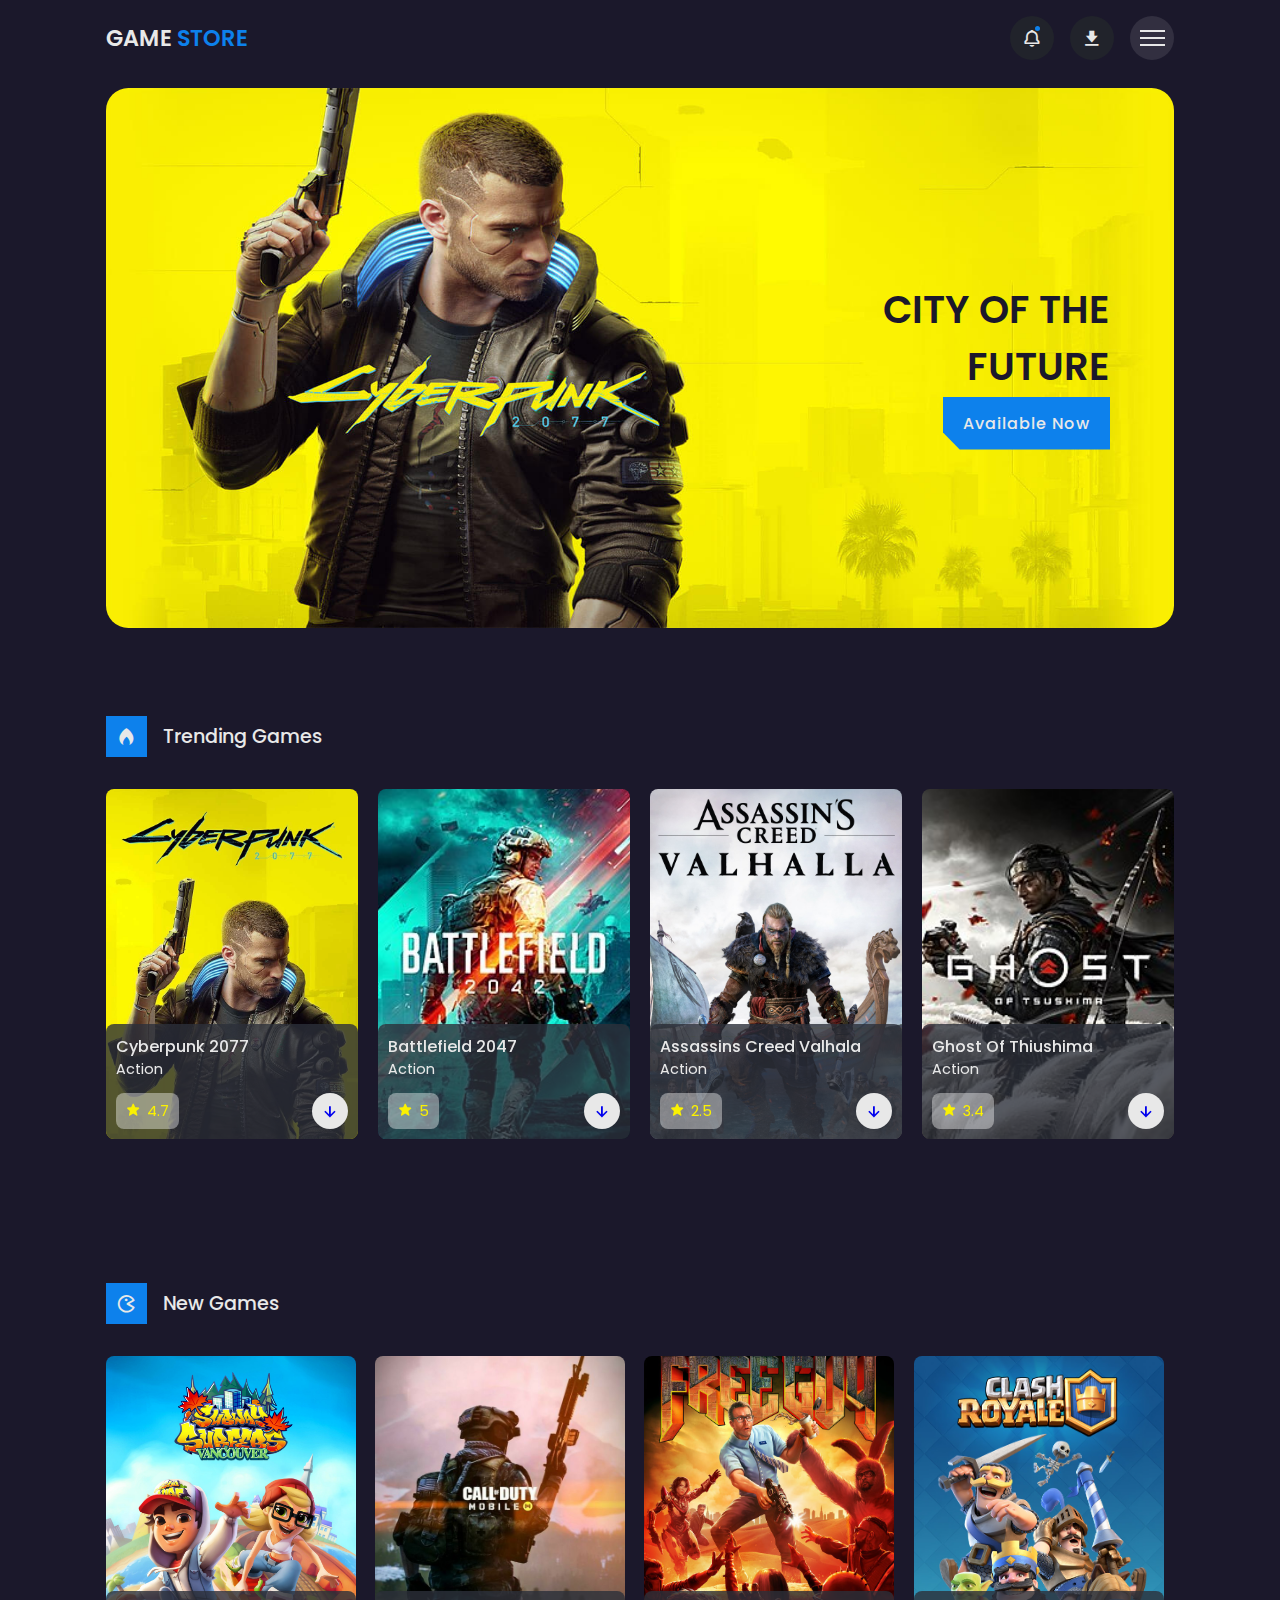
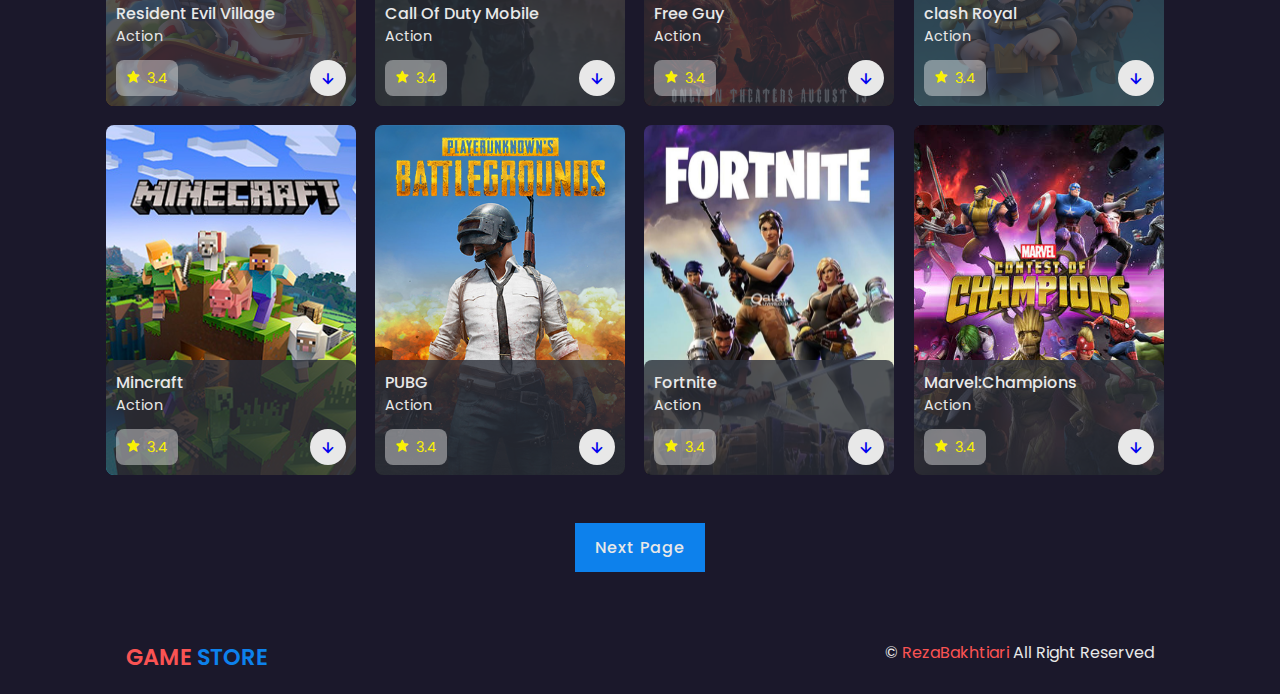
<file: index.html>
<!DOCTYPE html>
<html lang="en">
  <head>
    <meta charset="UTF-8" />
    <meta http-equiv="X-UA-Compatible" content="IE=edge" />
    <meta name="viewport" content="width=device-width, initial-scale=1.0" />
    <title>Game Website</title>
    <!-- Fav icon -->
    <link rel="shprtcut icon" href="./assets/img/fav.png" type="image/x-icon" />
    <!-- Link to CSS -->
    <link rel="stylesheet" href="./style/style.css" />
    <!-- Box icon -->
    <link
      href="https://unpkg.com/boxicons@2.1.4/css/boxicons.min.css"
      rel="stylesheet"
    />
    <!-- Link to swipper -->
    <link rel="stylesheet" href="./style/swiper-bundle.min.css" />
  </head>
  <body>
    <!-- Custom scrollbar -->
    <div class="progress">
        <div class="progress-bar" id="progress-bar">
        </div>
    </div>
    <header>
      <nav class="nav container">
        <!-- Logo -->
        <a href="index.html" class="logo">Game <span>Store</span></a>
        <!-- nav icon -->
        <div class="nav-icons">
          <i class="bx bx-bell bx-tada" id="bell-icon"><span></span></i>
          <i class="bx bxs-download"></i>
          <div class="menu-icon">
            <div class="line1"></div>
            <div class="line2"></div>
            <div class="line3"></div>
          </div>
        </div>
        <!-- menu -->
        <div class="menu">
          <img src="./assets/img/menu.png" alt="menu" />
          <div class="navbar">
            <li><a href="index.html">Home</a></li>
            <li><a href="#trending">Trending</a></li>
            <li><a href="#new">New Games</a></li>
            <li><a href="#action">Action Games</a></li>
            <li><a href="#contact">Contact Us</a></li>
          </div>
        </div>

        <!-- notification -->
        <div class="notification">
          <div class="notification-box">
            <i class="bx bxs-check-circle"></i>
            <p>Congratulation,Your game download successfuly .</p>
          </div>
          <div class="notification-box">
            <i class="bx bxs-x-circle"></i>
            <p>Could not apply changes .</p>
          </div>
        </div>
      </nav>
    </header>
<!-- home section start -->
    <section class="container home" id="home">
      <img src="./assets/img/home.png" alt="" />
      <div class="home-text">
        <h1>CITY OF THE <br>FUTURE</br></h1>
        <a href="#" class="btn"> Available Now</a>
      </div>
    </section>
<!-- home section end -->

<!-- trending section start -->
<section class="trending container" id="trending">
    <div class="heading">
        <i class="bx bxs-flame"></i>
        <h2>Trending Games</h2>
    </div>
    <!-- content -->
    <div class="trending-content swiper">
        <div class="swiper-wrapper">
            <!-- slide 1 -->
            <div class="swiper-slide">
                <div class="box">
                    <img src="./assets/img/trending1.webp" alt="">
                    <div class="box-text">
                        <h2>Cyberpunk 2077</h2>
                        <h3>Action</h3>
                        <div class="rating-download">
                            <div class="rating">
                                <i class="bx bxs-star">
                                    <span>4.7</span>
                                </i>
                            </div>
                            <a href="" class="box-btn"><i class="bx bx-down-arrow-alt"></i></a>
                        </div>
                    </div>
                </div>
            </div>
            <!-- slide 2 -->
            <div class="swiper-slide">
                <div class="box">
                    <img src="./assets/img/trending2.jpg" alt="">
                    <div class="box-text">
                        <h2>Battlefield 2047</h2>
                        <h3>Action</h3>
                        <div class="rating-download">
                            <div class="rating">
                                <i class="bx bxs-star">
                                    <span>5</span>
                                </i>
                            </div>
                            <a href="" class="box-btn"><i class="bx bx-down-arrow-alt"></i></a>
                        </div>
                    </div>
                </div>
            </div>
            <!-- slide 3 -->
            <div class="swiper-slide">
                <div class="box">
                    <img src="./assets/img/trending3.jpg" alt="">
                    <div class="box-text">
                        <h2>Assassins Creed Valhala</h2>
                        <h3>Action</h3>
                        <div class="rating-download">
                            <div class="rating">
                                <i class="bx bxs-star">
                                    <span>2.5</span>
                                </i>
                            </div>
                            <a href="" class="box-btn"><i class="bx bx-down-arrow-alt"></i></a>
                        </div>
                    </div>
                </div>
            </div>
            <!-- slide 4 -->
            <div class="swiper-slide">
                <div class="box">
                    <img src="./assets/img/trending4.jpg" alt="">
                    <div class="box-text">
                        <h2>Ghost Of Thiushima</h2>
                        <h3>Action</h3>
                        <div class="rating-download">
                            <div class="rating">
                                <i class="bx bxs-star">
                                    <span>3.4</span>
                                </i>
                            </div>
                            <a href="" class="box-btn"><i class="bx bx-down-arrow-alt"></i></a>
                        </div>
                    </div>
                </div>
            </div>
            <!-- slide 5 -->
            <div class="swiper-slide">
                <div class="box">
                    <img src="./assets/img/trending5.png" alt="">
                    <div class="box-text">
                        <h2>Grand Theft Auto V</h2>
                        <h3>Action</h3>
                        <div class="rating-download">
                            <div class="rating">
                                <i class="bx bxs-star"></i>
                                    <span>5</span>
                            </div>
                            <a href="" class="box-btn"><i class="bx bx-down-arrow-alt"></i></a>
                        </div>
                    </div>
                </div>
            </div>
            <!-- slide 6 -->
            <div class="swiper-slide">
                <div class="box">
                    <img src="./assets/img/trending6.jpg" alt="">
                    <div class="box-text">
                        <h2>Dying Ligh 2</h2>
                        <h3>Action</h3>
                        <div class="rating-download">
                            <div class="rating">
                                <i class="bx bxs-star">
                                    <span>3.4</span>
                                </i>
                            </div>
                            <a href="" class="box-btn"><i class="bx bx-down-arrow-alt"></i></a>
                        </div>
                    </div>
                </div>
            </div>
            <!-- slide 7 -->
            <div class="swiper-slide">
                <div class="box">
                    <img src="./assets/img/trending7.png" alt="">
                    <div class="box-text">
                        <h2>Halo Infinite</h2>
                        <h3>Action</h3>
                        <div class="rating-download">
                            <div class="rating">
                                <i class="bx bxs-star">
                                    <span>3.4</span>
                                </i>
                            </div>
                            <a href="" class="box-btn"><i class="bx bx-down-arrow-alt"></i></a>
                        </div>
                    </div>
                </div>
            </div>
            <!-- slide 8 -->
            <div class="swiper-slide">
                <div class="box">
                    <img src="./assets/img/trending8.png" alt="">
                    <div class="box-text">
                        <h2>Resident Evil Village</h2>
                        <h3>Action</h3>
                        <div class="rating-download">
                            <div class="rating">
                                <i class="bx bxs-star">
                                    <span>3.4</span>
                                </i>
                            </div>
                            <a href="" class="box-btn"><i class="bx bx-down-arrow-alt"></i></a>
                        </div>
                    </div>
                </div>
            </div>
        </div>
    </div>
</section>
<!-- trending section end -->

<!-- New section start -->
<section class="new container">
    <div class="heading">
        <i class="bx bx-game"></i>
        <h2>New Games</h2>
    </div>
    <!-- content -->
    <div class="new-content swiper">
        <!-- box 1 -->
        <div class="box">
            <img src="./assets/img/new1.jpg" alt="">
            <div class="box-text">
                <h2>Resident Evil Village</h2>
                <h3>Action</h3>
                <div class="rating-download">
                    <div class="rating">
                        <i class="bx bxs-star">
                            <span>3.4</span>
                        </i>
                    </div>
                    <a href="./download.html" class="box-btn"><i class="bx bx-down-arrow-alt"></i></a>
                </div>
            </div>
        </div>
        <!-- box 2 -->
        <div class="box">
            <img src="./assets/img/new2.jpg" alt="">
            <div class="box-text">
                <h2>Call Of Duty Mobile</h2>
                <h3>Action</h3>
                <div class="rating-download">
                    <div class="rating">
                        <i class="bx bxs-star">
                            <span>3.4</span>
                        </i>
                    </div>
                    <a href="" class="box-btn"><i class="bx bx-down-arrow-alt"></i></a>
                </div>
            </div>
        </div>
        <!-- box 3 -->
        <div class="box">
            <img src="./assets/img/new3.jpg" alt="">
            <div class="box-text">
                <h2>Free Guy</h2>
                <h3>Action</h3>
                <div class="rating-download">
                    <div class="rating">
                        <i class="bx bxs-star">
                            <span>3.4</span>
                        </i>
                    </div>
                    <a href="" class="box-btn"><i class="bx bx-down-arrow-alt"></i></a>
                </div>
            </div>
        </div>
        <!-- box 4 -->
        <div class="box">
            <img src="./assets/img/new4.jpg" alt="">
            <div class="box-text">
                <h2>clash Royal</h2>
                <h3>Action</h3>
                <div class="rating-download">
                    <div class="rating">
                        <i class="bx bxs-star">
                            <span>3.4</span>
                        </i>
                    </div>
                    <a href="" class="box-btn"><i class="bx bx-down-arrow-alt"></i></a>
                </div>
            </div>
        </div>
        <!-- box 5 -->
        <div class="box">
            <img src="./assets/img/new5.png" alt="">
            <div class="box-text">
                <h2>Mincraft</h2>
                <h3>Action</h3>
                <div class="rating-download">
                    <div class="rating">
                        <i class="bx bxs-star">
                            <span>3.4</span>
                        </i>
                    </div>
                    <a href="" class="box-btn"><i class="bx bx-down-arrow-alt"></i></a>
                </div>
            </div>
        </div>
        <!-- box 6 -->
        <div class="box">
            <img src="./assets/img/new6.png" alt="">
            <div class="box-text">
                <h2>PUBG</h2>
                <h3>Action</h3>
                <div class="rating-download">
                    <div class="rating">
                        <i class="bx bxs-star">
                            <span>3.4</span>
                        </i>
                    </div>
                    <a href="" class="box-btn"><i class="bx bx-down-arrow-alt"></i></a>
                </div>
            </div>
        </div>
        <!-- box 7 -->
        <div class="box">
            <img src="./assets/img/new7.png" alt="">
            <div class="box-text">
                <h2>Fortnite</h2>
                <h3>Action</h3>
                <div class="rating-download">
                    <div class="rating">
                        <i class="bx bxs-star">
                            <span>3.4</span>
                        </i>
                    </div>
                    <a href="" class="box-btn"><i class="bx bx-down-arrow-alt"></i></a>
                </div>
            </div>
        </div>
        <!-- box 8 -->
        <div class="box">
            <img src="./assets/img/new8.jpg" alt="">
            <div class="box-text">
                <h2>Marvel:Champions</h2>
                <h3>Action</h3>
                <div class="rating-download">
                    <div class="rating">
                        <i class="bx bxs-star">
                            <span>3.4</span>
                        </i>
                    </div>
                    <a href="" class="box-btn"><i class="bx bx-down-arrow-alt"></i></a>
                </div>
            </div>
        </div>
    </div>
    <div class="next-page">
        <a href="#">Next Page</a>
    </div>
</section>
<!-- New section end -->
<!-- copyright -->
<div class="copyright container">
    <a href="#" class="logo">Game <span>Store</span></a>
    <p>&#169; <a href="">RezaBakhtiari</a> All Right Reserved</p>
</div>

<!-- Link to swipper -->
<script src="./js/swiper-bundle.min.js"></script>
    <!-- Link to js -->
    <script src="./js/app.js"></script>
  </body>
</html>
</file>
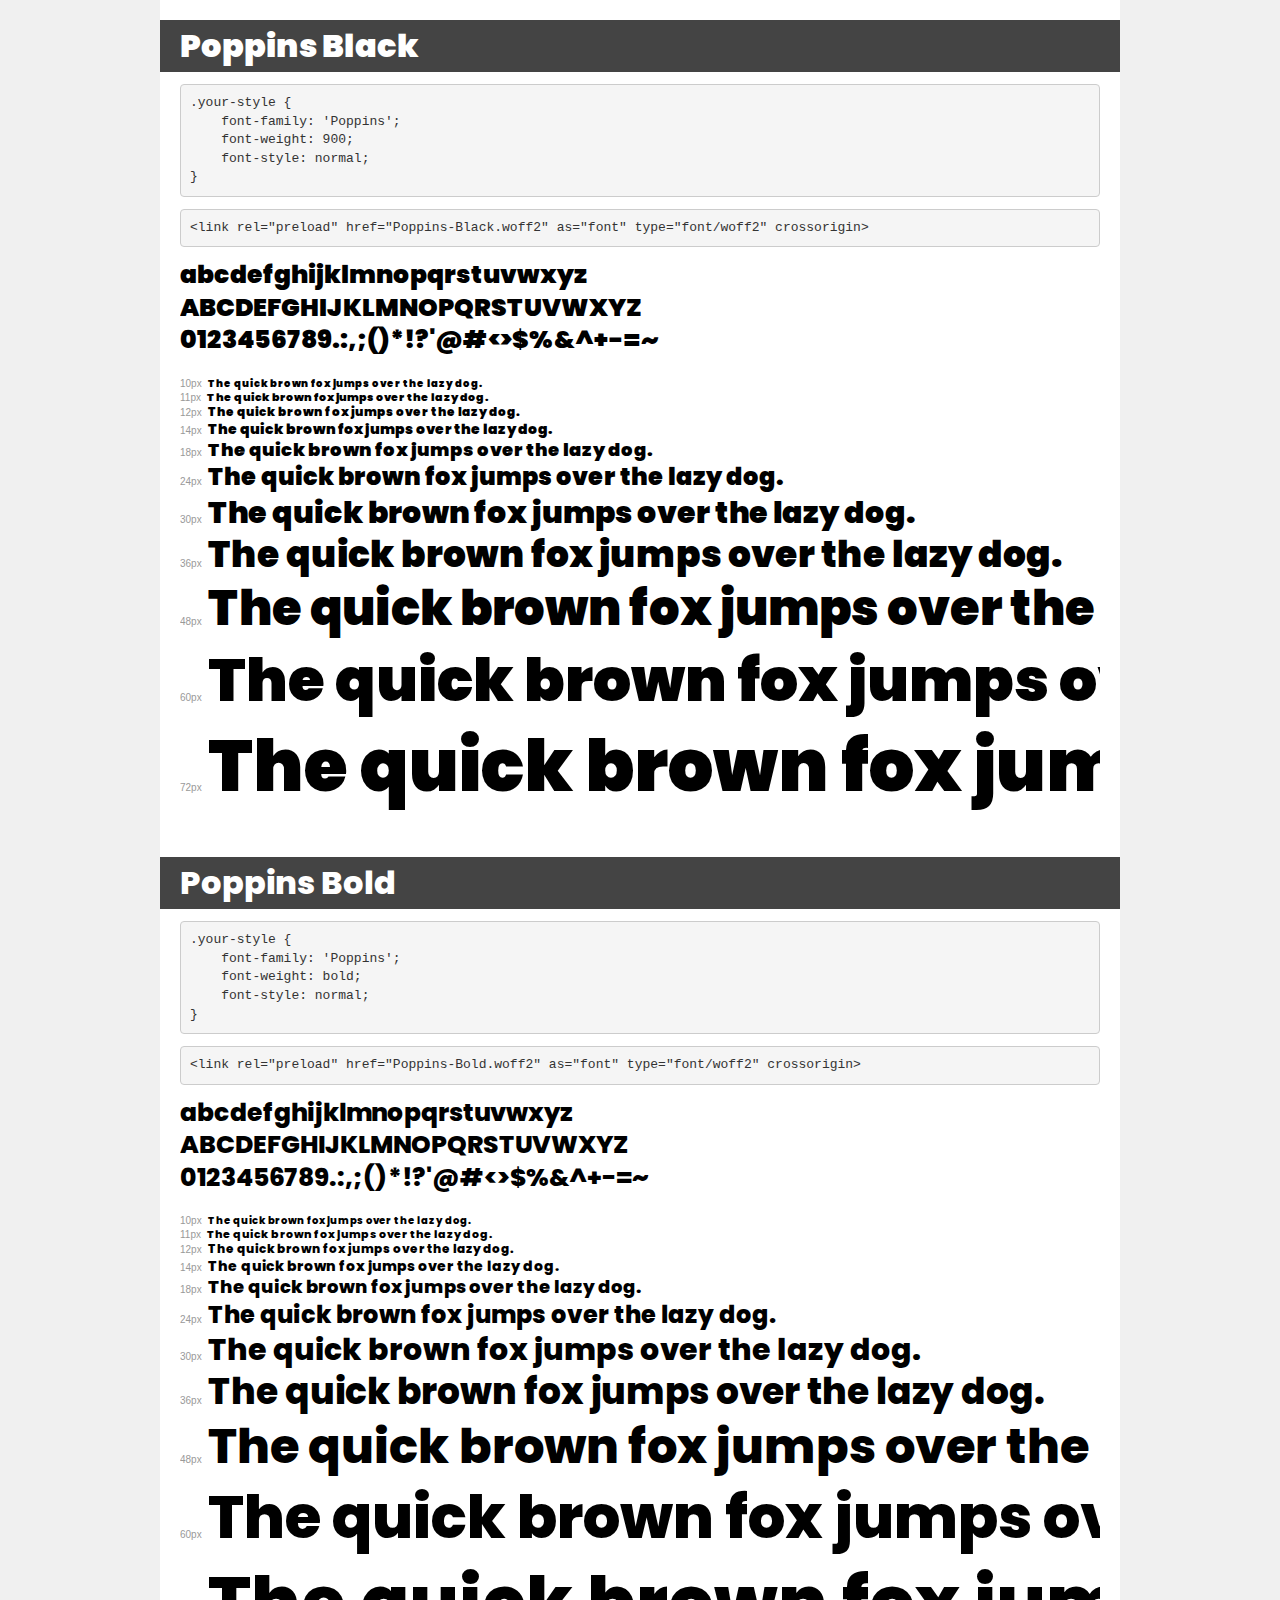
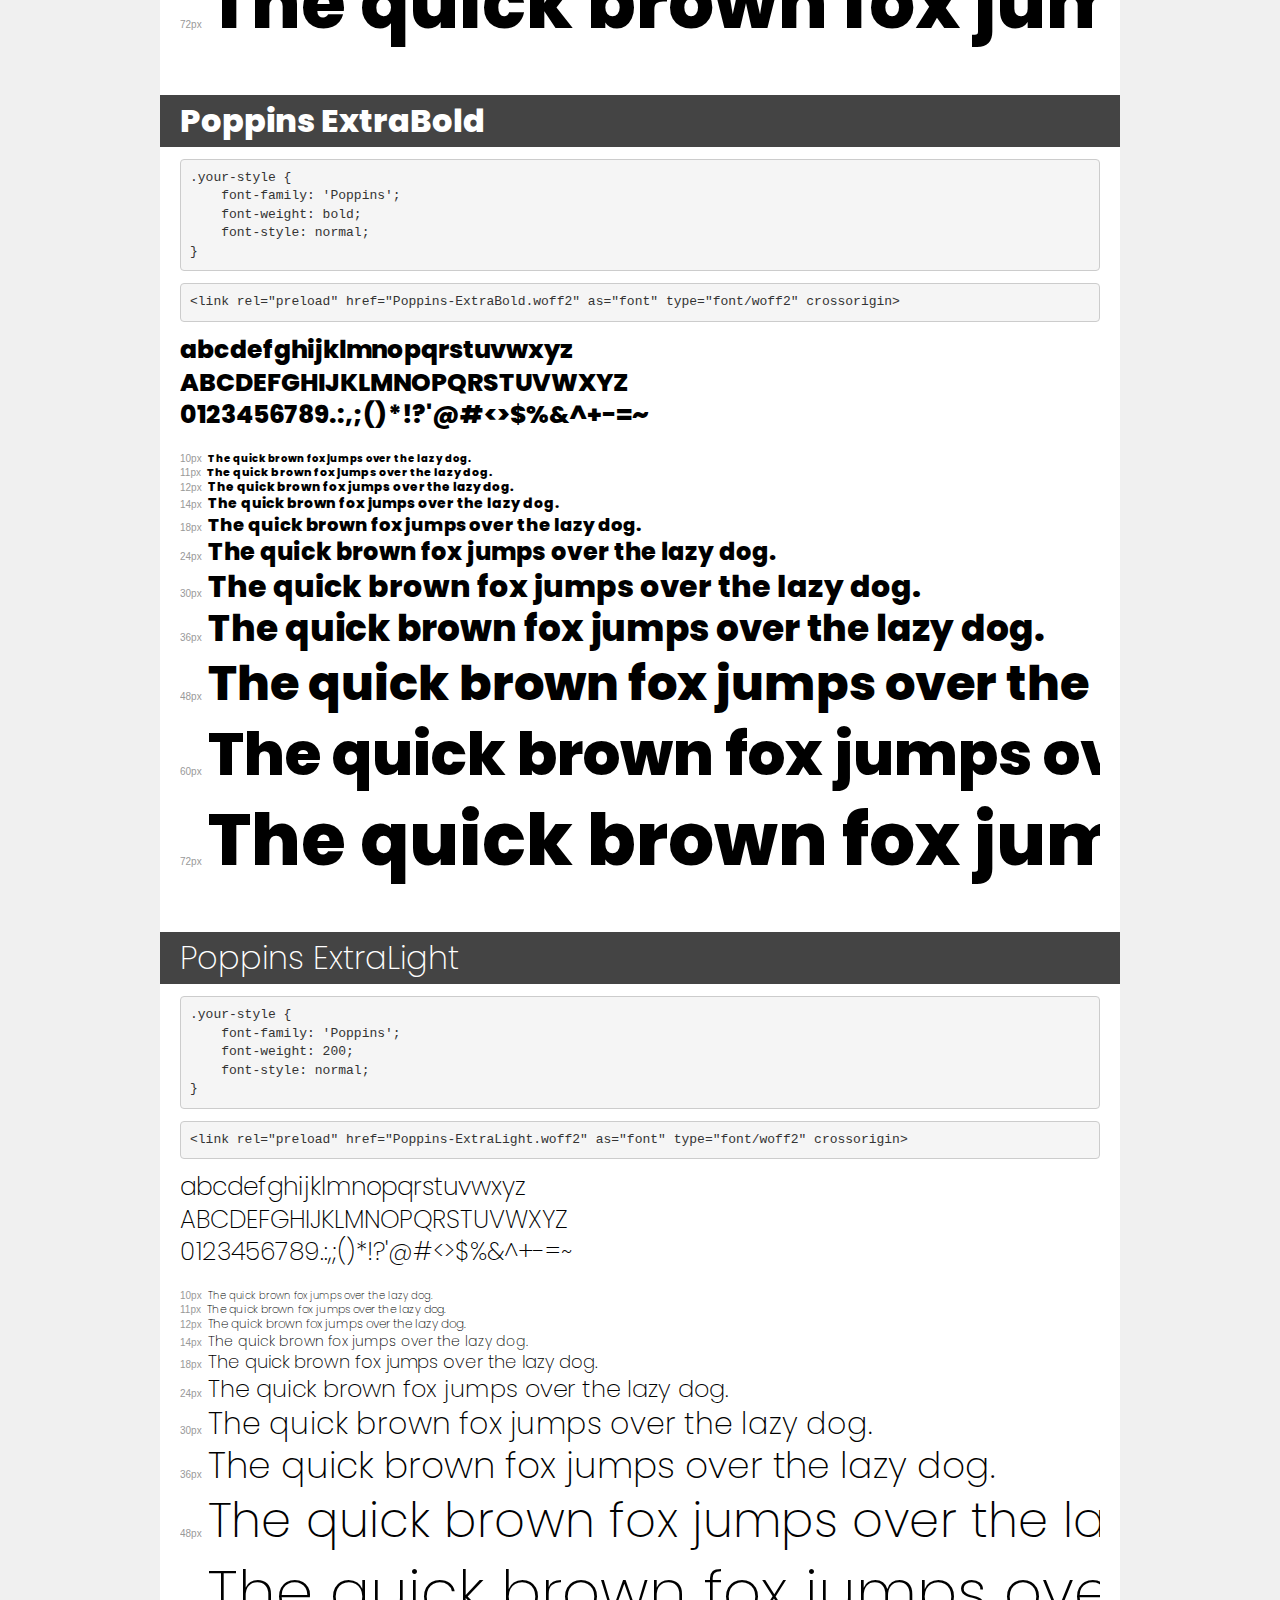
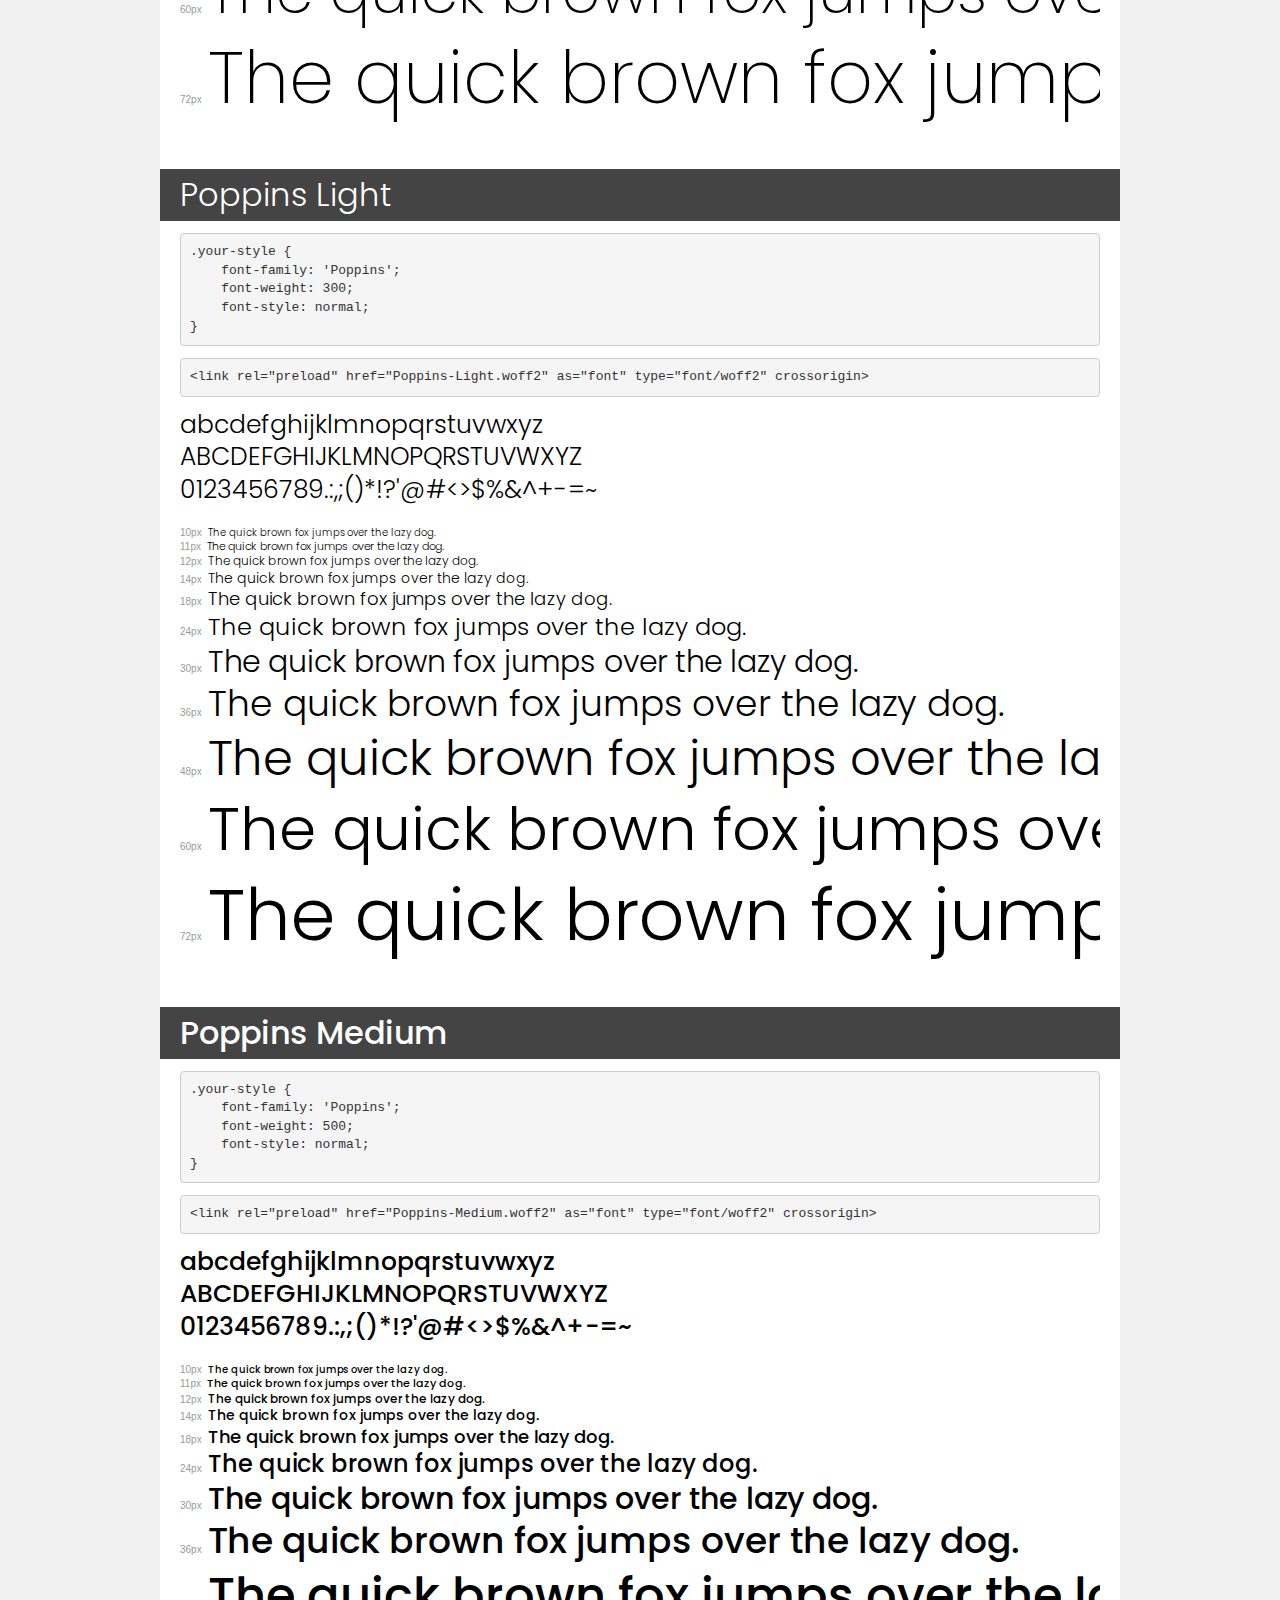
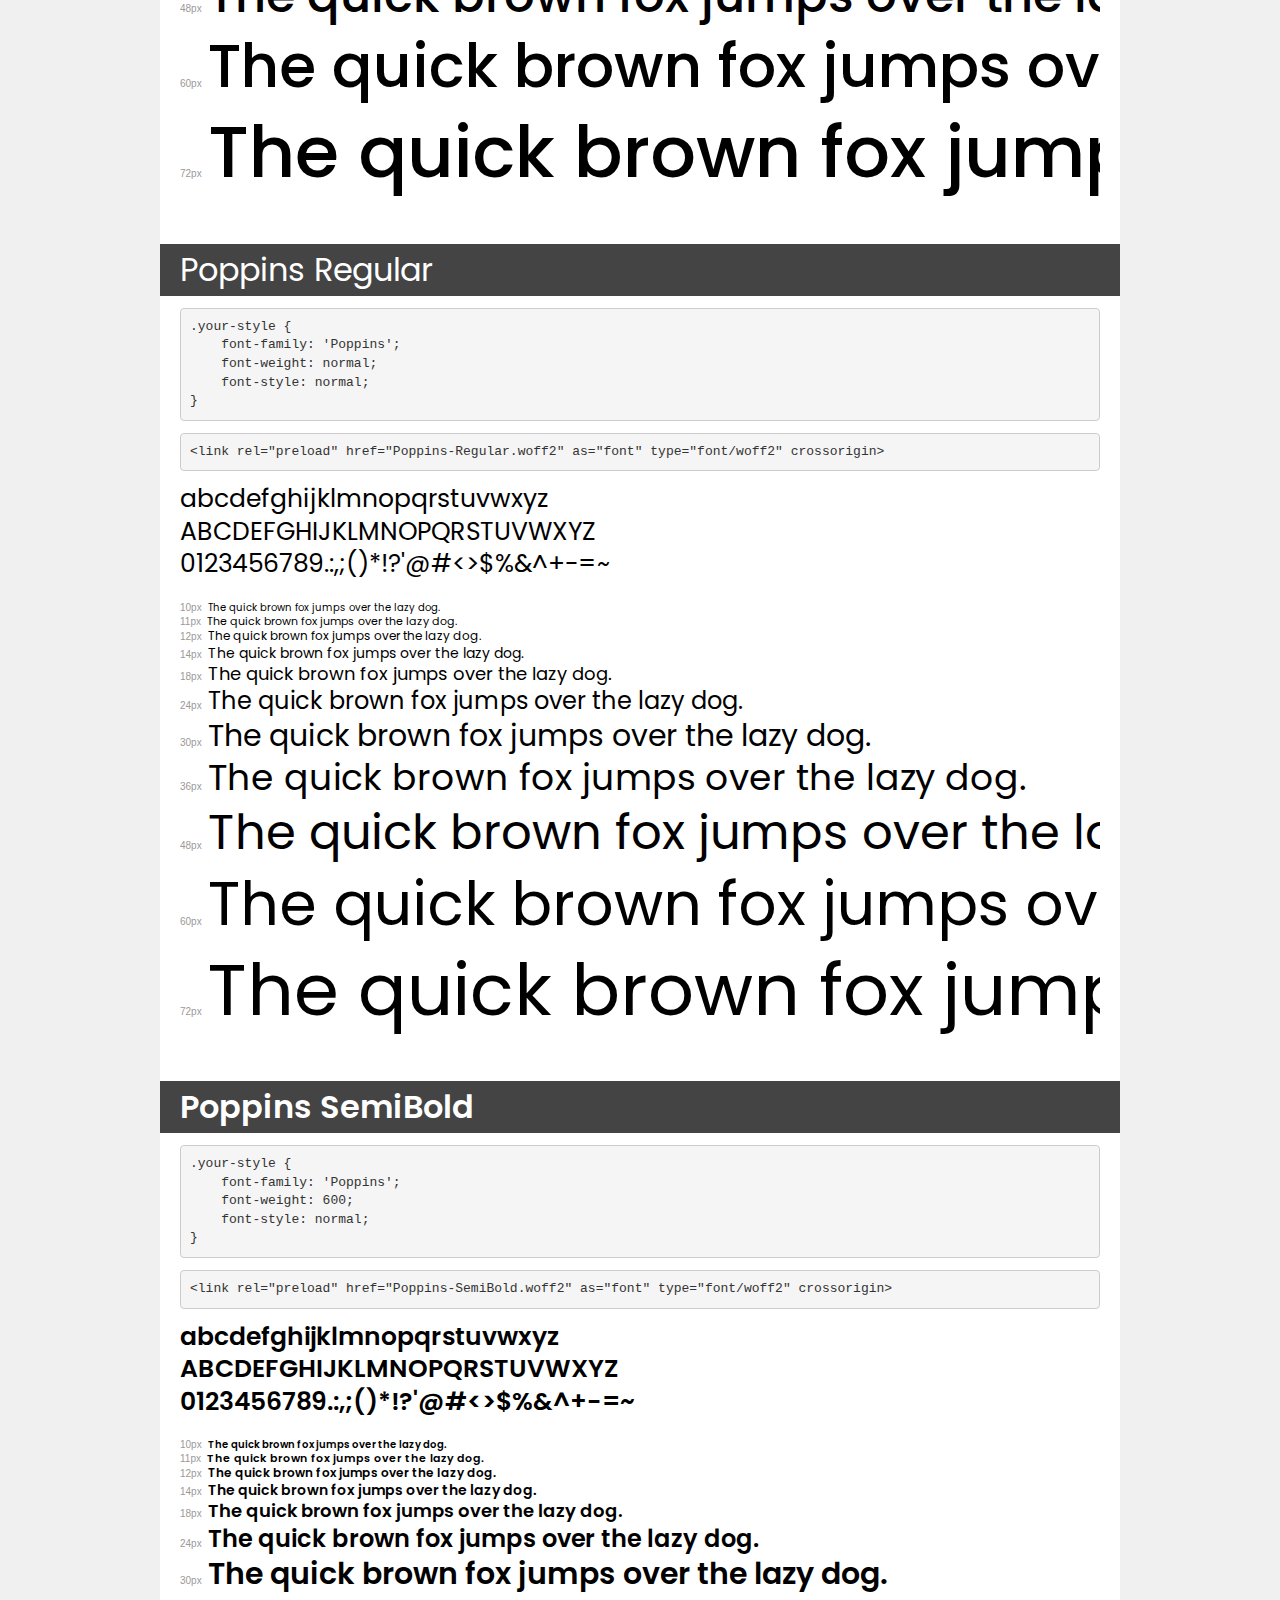
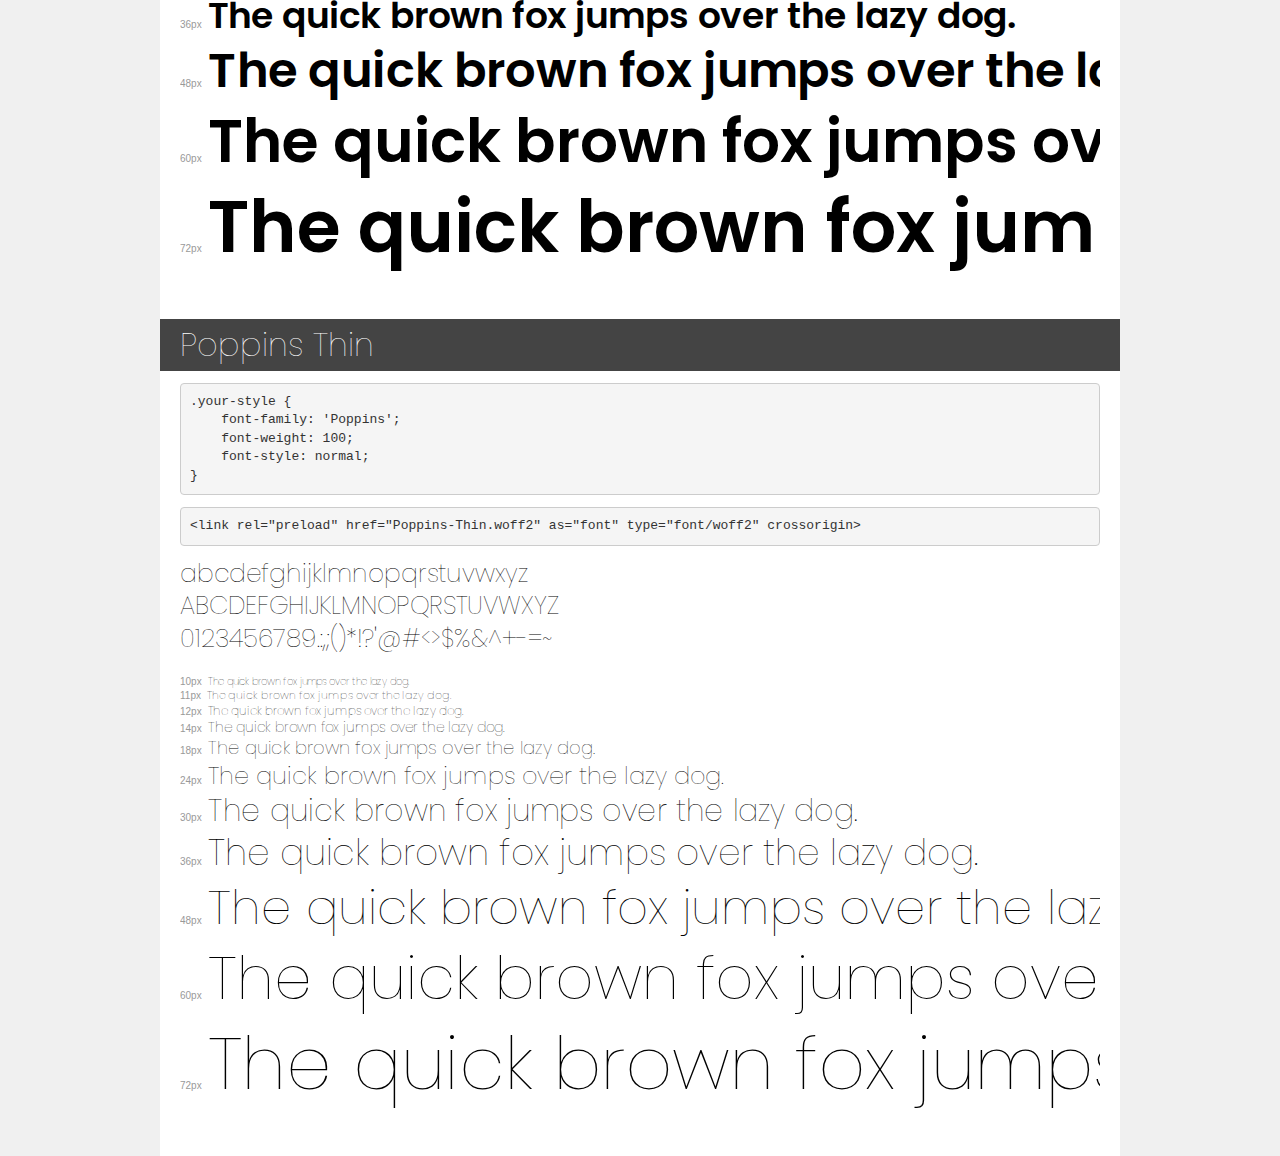
<file: assets/fonts/demo.html>
<!DOCTYPE html>
<html lang="en">
<head>
    <meta charset="utf-8">
    <meta http-equiv="X-UA-Compatible" content="IE=edge">
    <meta name="viewport" content="width=device-width, initial-scale=1">
    <meta name="robots" content="noindex, noarchive">
    <meta name="format-detection" content="telephone=no">
    <title>Transfonter demo</title>
    <link href="stylesheet.css" rel="stylesheet">
    <style>
        /*
        http://meyerweb.com/eric/tools/css/reset/
        v2.0 | 20110126
        License: none (public domain)
        */
        html, body, div, span, applet, object, iframe,
        h1, h2, h3, h4, h5, h6, p, blockquote, pre,
        a, abbr, acronym, address, big, cite, code,
        del, dfn, em, img, ins, kbd, q, s, samp,
        small, strike, strong, sub, sup, tt, var,
        b, u, i, center,
        dl, dt, dd, ol, ul, li,
        fieldset, form, label, legend,
        table, caption, tbody, tfoot, thead, tr, th, td,
        article, aside, canvas, details, embed,
        figure, figcaption, footer, header, hgroup,
        menu, nav, output, ruby, section, summary,
        time, mark, audio, video {
            margin: 0;
            padding: 0;
            border: 0;
            font-size: 100%;
            font: inherit;
            vertical-align: baseline;
        }
        /* HTML5 display-role reset for older browsers */
        article, aside, details, figcaption, figure,
        footer, header, hgroup, menu, nav, section {
            display: block;
        }
        body {
            line-height: 1;
        }
        ol, ul {
            list-style: none;
        }
        blockquote, q {
            quotes: none;
        }
        blockquote:before, blockquote:after,
        q:before, q:after {
            content: '';
            content: none;
        }
        table {
            border-collapse: collapse;
            border-spacing: 0;
        }
        /* demo styles */
        body {
            background: #f0f0f0;
            color: #000;
        }
        .page {
            background: #fff;
            width: 920px;
            margin: 0 auto;
            padding: 20px 20px 0 20px;
            overflow: hidden;
        }
        .font-container {
            overflow-x: auto;
            overflow-y: hidden;
            margin-bottom: 40px;
            line-height: 1.3;
            white-space: nowrap;
            padding-bottom: 5px;
        }
        h1 {
            position: relative;
            background: #444;
            font-size: 32px;
            color: #fff;
            padding: 10px 20px;
            margin: 0 -20px 12px -20px;
        }
        .letters {
            font-size: 25px;
            margin-bottom: 20px;
        }
        .s10:before {
            content: '10px';
        }
        .s11:before {
            content: '11px';
        }
        .s12:before {
            content: '12px';
        }
        .s14:before {
            content: '14px';
        }
        .s18:before {
            content: '18px';
        }
        .s24:before {
            content: '24px';
        }
        .s30:before {
            content: '30px';
        }
        .s36:before {
            content: '36px';
        }
        .s48:before {
            content: '48px';
        }
        .s60:before {
            content: '60px';
        }
        .s72:before {
            content: '72px';
        }
        .s10:before, .s11:before, .s12:before, .s14:before,
        .s18:before, .s24:before, .s30:before, .s36:before,
        .s48:before, .s60:before, .s72:before {
            font-family: Arial, sans-serif;
            font-size: 10px;
            font-weight: normal;
            font-style: normal;
            color: #999;
            padding-right: 6px;
        }
        pre {
            display: block;
            padding: 9px;
            margin: 0 0 12px;
            font-family: Monaco, Menlo, Consolas, "Courier New", monospace;
            font-size: 13px;
            line-height: 1.428571429;
            color: #333;
            font-weight: normal;
            font-style: normal;
            background-color: #f5f5f5;
            border: 1px solid #ccc;
            overflow-x: auto;
            border-radius: 4px;
        }
        /* responsive */
        @media (max-width: 959px) {
            .page {
                width: auto;
                margin: 0;
            }
        }
    </style>
</head>
<body>
<div class="page">
    <div class="demo">
        <h1 style="font-family: 'Poppins'; font-weight: 900; font-style: normal;">Poppins Black</h1>
        <pre title="Usage">.your-style {
    font-family: 'Poppins';
    font-weight: 900;
    font-style: normal;
}</pre>
        <pre title="Preload (optional)">
&lt;link rel=&quot;preload&quot; href=&quot;Poppins-Black.woff2&quot; as=&quot;font&quot; type=&quot;font/woff2&quot; crossorigin&gt;</pre>
        <div class="font-container" style="font-family: 'Poppins'; font-weight: 900; font-style: normal;">
            <p class="letters">
                abcdefghijklmnopqrstuvwxyz<br>
ABCDEFGHIJKLMNOPQRSTUVWXYZ<br>
                0123456789.:,;()*!?'@#&lt;&gt;$%&^+-=~
            </p>
            <p class="s10" style="font-size: 10px;">The quick brown fox jumps over the lazy dog.</p>
            <p class="s11" style="font-size: 11px;">The quick brown fox jumps over the lazy dog.</p>
            <p class="s12" style="font-size: 12px;">The quick brown fox jumps over the lazy dog.</p>
            <p class="s14" style="font-size: 14px;">The quick brown fox jumps over the lazy dog.</p>
            <p class="s18" style="font-size: 18px;">The quick brown fox jumps over the lazy dog.</p>
            <p class="s24" style="font-size: 24px;">The quick brown fox jumps over the lazy dog.</p>
            <p class="s30" style="font-size: 30px;">The quick brown fox jumps over the lazy dog.</p>
            <p class="s36" style="font-size: 36px;">The quick brown fox jumps over the lazy dog.</p>
            <p class="s48" style="font-size: 48px;">The quick brown fox jumps over the lazy dog.</p>
            <p class="s60" style="font-size: 60px;">The quick brown fox jumps over the lazy dog.</p>
            <p class="s72" style="font-size: 72px;">The quick brown fox jumps over the lazy dog.</p>
        </div>
    </div>

    <div class="demo">
        <h1 style="font-family: 'Poppins'; font-weight: bold; font-style: normal;">Poppins Bold</h1>
        <pre title="Usage">.your-style {
    font-family: 'Poppins';
    font-weight: bold;
    font-style: normal;
}</pre>
        <pre title="Preload (optional)">
&lt;link rel=&quot;preload&quot; href=&quot;Poppins-Bold.woff2&quot; as=&quot;font&quot; type=&quot;font/woff2&quot; crossorigin&gt;</pre>
        <div class="font-container" style="font-family: 'Poppins'; font-weight: bold; font-style: normal;">
            <p class="letters">
                abcdefghijklmnopqrstuvwxyz<br>
ABCDEFGHIJKLMNOPQRSTUVWXYZ<br>
                0123456789.:,;()*!?'@#&lt;&gt;$%&^+-=~
            </p>
            <p class="s10" style="font-size: 10px;">The quick brown fox jumps over the lazy dog.</p>
            <p class="s11" style="font-size: 11px;">The quick brown fox jumps over the lazy dog.</p>
            <p class="s12" style="font-size: 12px;">The quick brown fox jumps over the lazy dog.</p>
            <p class="s14" style="font-size: 14px;">The quick brown fox jumps over the lazy dog.</p>
            <p class="s18" style="font-size: 18px;">The quick brown fox jumps over the lazy dog.</p>
            <p class="s24" style="font-size: 24px;">The quick brown fox jumps over the lazy dog.</p>
            <p class="s30" style="font-size: 30px;">The quick brown fox jumps over the lazy dog.</p>
            <p class="s36" style="font-size: 36px;">The quick brown fox jumps over the lazy dog.</p>
            <p class="s48" style="font-size: 48px;">The quick brown fox jumps over the lazy dog.</p>
            <p class="s60" style="font-size: 60px;">The quick brown fox jumps over the lazy dog.</p>
            <p class="s72" style="font-size: 72px;">The quick brown fox jumps over the lazy dog.</p>
        </div>
    </div>

    <div class="demo">
        <h1 style="font-family: 'Poppins'; font-weight: bold; font-style: normal;">Poppins ExtraBold</h1>
        <pre title="Usage">.your-style {
    font-family: 'Poppins';
    font-weight: bold;
    font-style: normal;
}</pre>
        <pre title="Preload (optional)">
&lt;link rel=&quot;preload&quot; href=&quot;Poppins-ExtraBold.woff2&quot; as=&quot;font&quot; type=&quot;font/woff2&quot; crossorigin&gt;</pre>
        <div class="font-container" style="font-family: 'Poppins'; font-weight: bold; font-style: normal;">
            <p class="letters">
                abcdefghijklmnopqrstuvwxyz<br>
ABCDEFGHIJKLMNOPQRSTUVWXYZ<br>
                0123456789.:,;()*!?'@#&lt;&gt;$%&^+-=~
            </p>
            <p class="s10" style="font-size: 10px;">The quick brown fox jumps over the lazy dog.</p>
            <p class="s11" style="font-size: 11px;">The quick brown fox jumps over the lazy dog.</p>
            <p class="s12" style="font-size: 12px;">The quick brown fox jumps over the lazy dog.</p>
            <p class="s14" style="font-size: 14px;">The quick brown fox jumps over the lazy dog.</p>
            <p class="s18" style="font-size: 18px;">The quick brown fox jumps over the lazy dog.</p>
            <p class="s24" style="font-size: 24px;">The quick brown fox jumps over the lazy dog.</p>
            <p class="s30" style="font-size: 30px;">The quick brown fox jumps over the lazy dog.</p>
            <p class="s36" style="font-size: 36px;">The quick brown fox jumps over the lazy dog.</p>
            <p class="s48" style="font-size: 48px;">The quick brown fox jumps over the lazy dog.</p>
            <p class="s60" style="font-size: 60px;">The quick brown fox jumps over the lazy dog.</p>
            <p class="s72" style="font-size: 72px;">The quick brown fox jumps over the lazy dog.</p>
        </div>
    </div>

    <div class="demo">
        <h1 style="font-family: 'Poppins'; font-weight: 200; font-style: normal;">Poppins ExtraLight</h1>
        <pre title="Usage">.your-style {
    font-family: 'Poppins';
    font-weight: 200;
    font-style: normal;
}</pre>
        <pre title="Preload (optional)">
&lt;link rel=&quot;preload&quot; href=&quot;Poppins-ExtraLight.woff2&quot; as=&quot;font&quot; type=&quot;font/woff2&quot; crossorigin&gt;</pre>
        <div class="font-container" style="font-family: 'Poppins'; font-weight: 200; font-style: normal;">
            <p class="letters">
                abcdefghijklmnopqrstuvwxyz<br>
ABCDEFGHIJKLMNOPQRSTUVWXYZ<br>
                0123456789.:,;()*!?'@#&lt;&gt;$%&^+-=~
            </p>
            <p class="s10" style="font-size: 10px;">The quick brown fox jumps over the lazy dog.</p>
            <p class="s11" style="font-size: 11px;">The quick brown fox jumps over the lazy dog.</p>
            <p class="s12" style="font-size: 12px;">The quick brown fox jumps over the lazy dog.</p>
            <p class="s14" style="font-size: 14px;">The quick brown fox jumps over the lazy dog.</p>
            <p class="s18" style="font-size: 18px;">The quick brown fox jumps over the lazy dog.</p>
            <p class="s24" style="font-size: 24px;">The quick brown fox jumps over the lazy dog.</p>
            <p class="s30" style="font-size: 30px;">The quick brown fox jumps over the lazy dog.</p>
            <p class="s36" style="font-size: 36px;">The quick brown fox jumps over the lazy dog.</p>
            <p class="s48" style="font-size: 48px;">The quick brown fox jumps over the lazy dog.</p>
            <p class="s60" style="font-size: 60px;">The quick brown fox jumps over the lazy dog.</p>
            <p class="s72" style="font-size: 72px;">The quick brown fox jumps over the lazy dog.</p>
        </div>
    </div>

    <div class="demo">
        <h1 style="font-family: 'Poppins'; font-weight: 300; font-style: normal;">Poppins Light</h1>
        <pre title="Usage">.your-style {
    font-family: 'Poppins';
    font-weight: 300;
    font-style: normal;
}</pre>
        <pre title="Preload (optional)">
&lt;link rel=&quot;preload&quot; href=&quot;Poppins-Light.woff2&quot; as=&quot;font&quot; type=&quot;font/woff2&quot; crossorigin&gt;</pre>
        <div class="font-container" style="font-family: 'Poppins'; font-weight: 300; font-style: normal;">
            <p class="letters">
                abcdefghijklmnopqrstuvwxyz<br>
ABCDEFGHIJKLMNOPQRSTUVWXYZ<br>
                0123456789.:,;()*!?'@#&lt;&gt;$%&^+-=~
            </p>
            <p class="s10" style="font-size: 10px;">The quick brown fox jumps over the lazy dog.</p>
            <p class="s11" style="font-size: 11px;">The quick brown fox jumps over the lazy dog.</p>
            <p class="s12" style="font-size: 12px;">The quick brown fox jumps over the lazy dog.</p>
            <p class="s14" style="font-size: 14px;">The quick brown fox jumps over the lazy dog.</p>
            <p class="s18" style="font-size: 18px;">The quick brown fox jumps over the lazy dog.</p>
            <p class="s24" style="font-size: 24px;">The quick brown fox jumps over the lazy dog.</p>
            <p class="s30" style="font-size: 30px;">The quick brown fox jumps over the lazy dog.</p>
            <p class="s36" style="font-size: 36px;">The quick brown fox jumps over the lazy dog.</p>
            <p class="s48" style="font-size: 48px;">The quick brown fox jumps over the lazy dog.</p>
            <p class="s60" style="font-size: 60px;">The quick brown fox jumps over the lazy dog.</p>
            <p class="s72" style="font-size: 72px;">The quick brown fox jumps over the lazy dog.</p>
        </div>
    </div>

    <div class="demo">
        <h1 style="font-family: 'Poppins'; font-weight: 500; font-style: normal;">Poppins Medium</h1>
        <pre title="Usage">.your-style {
    font-family: 'Poppins';
    font-weight: 500;
    font-style: normal;
}</pre>
        <pre title="Preload (optional)">
&lt;link rel=&quot;preload&quot; href=&quot;Poppins-Medium.woff2&quot; as=&quot;font&quot; type=&quot;font/woff2&quot; crossorigin&gt;</pre>
        <div class="font-container" style="font-family: 'Poppins'; font-weight: 500; font-style: normal;">
            <p class="letters">
                abcdefghijklmnopqrstuvwxyz<br>
ABCDEFGHIJKLMNOPQRSTUVWXYZ<br>
                0123456789.:,;()*!?'@#&lt;&gt;$%&^+-=~
            </p>
            <p class="s10" style="font-size: 10px;">The quick brown fox jumps over the lazy dog.</p>
            <p class="s11" style="font-size: 11px;">The quick brown fox jumps over the lazy dog.</p>
            <p class="s12" style="font-size: 12px;">The quick brown fox jumps over the lazy dog.</p>
            <p class="s14" style="font-size: 14px;">The quick brown fox jumps over the lazy dog.</p>
            <p class="s18" style="font-size: 18px;">The quick brown fox jumps over the lazy dog.</p>
            <p class="s24" style="font-size: 24px;">The quick brown fox jumps over the lazy dog.</p>
            <p class="s30" style="font-size: 30px;">The quick brown fox jumps over the lazy dog.</p>
            <p class="s36" style="font-size: 36px;">The quick brown fox jumps over the lazy dog.</p>
            <p class="s48" style="font-size: 48px;">The quick brown fox jumps over the lazy dog.</p>
            <p class="s60" style="font-size: 60px;">The quick brown fox jumps over the lazy dog.</p>
            <p class="s72" style="font-size: 72px;">The quick brown fox jumps over the lazy dog.</p>
        </div>
    </div>

    <div class="demo">
        <h1 style="font-family: 'Poppins'; font-weight: normal; font-style: normal;">Poppins Regular</h1>
        <pre title="Usage">.your-style {
    font-family: 'Poppins';
    font-weight: normal;
    font-style: normal;
}</pre>
        <pre title="Preload (optional)">
&lt;link rel=&quot;preload&quot; href=&quot;Poppins-Regular.woff2&quot; as=&quot;font&quot; type=&quot;font/woff2&quot; crossorigin&gt;</pre>
        <div class="font-container" style="font-family: 'Poppins'; font-weight: normal; font-style: normal;">
            <p class="letters">
                abcdefghijklmnopqrstuvwxyz<br>
ABCDEFGHIJKLMNOPQRSTUVWXYZ<br>
                0123456789.:,;()*!?'@#&lt;&gt;$%&^+-=~
            </p>
            <p class="s10" style="font-size: 10px;">The quick brown fox jumps over the lazy dog.</p>
            <p class="s11" style="font-size: 11px;">The quick brown fox jumps over the lazy dog.</p>
            <p class="s12" style="font-size: 12px;">The quick brown fox jumps over the lazy dog.</p>
            <p class="s14" style="font-size: 14px;">The quick brown fox jumps over the lazy dog.</p>
            <p class="s18" style="font-size: 18px;">The quick brown fox jumps over the lazy dog.</p>
            <p class="s24" style="font-size: 24px;">The quick brown fox jumps over the lazy dog.</p>
            <p class="s30" style="font-size: 30px;">The quick brown fox jumps over the lazy dog.</p>
            <p class="s36" style="font-size: 36px;">The quick brown fox jumps over the lazy dog.</p>
            <p class="s48" style="font-size: 48px;">The quick brown fox jumps over the lazy dog.</p>
            <p class="s60" style="font-size: 60px;">The quick brown fox jumps over the lazy dog.</p>
            <p class="s72" style="font-size: 72px;">The quick brown fox jumps over the lazy dog.</p>
        </div>
    </div>

    <div class="demo">
        <h1 style="font-family: 'Poppins'; font-weight: 600; font-style: normal;">Poppins SemiBold</h1>
        <pre title="Usage">.your-style {
    font-family: 'Poppins';
    font-weight: 600;
    font-style: normal;
}</pre>
        <pre title="Preload (optional)">
&lt;link rel=&quot;preload&quot; href=&quot;Poppins-SemiBold.woff2&quot; as=&quot;font&quot; type=&quot;font/woff2&quot; crossorigin&gt;</pre>
        <div class="font-container" style="font-family: 'Poppins'; font-weight: 600; font-style: normal;">
            <p class="letters">
                abcdefghijklmnopqrstuvwxyz<br>
ABCDEFGHIJKLMNOPQRSTUVWXYZ<br>
                0123456789.:,;()*!?'@#&lt;&gt;$%&^+-=~
            </p>
            <p class="s10" style="font-size: 10px;">The quick brown fox jumps over the lazy dog.</p>
            <p class="s11" style="font-size: 11px;">The quick brown fox jumps over the lazy dog.</p>
            <p class="s12" style="font-size: 12px;">The quick brown fox jumps over the lazy dog.</p>
            <p class="s14" style="font-size: 14px;">The quick brown fox jumps over the lazy dog.</p>
            <p class="s18" style="font-size: 18px;">The quick brown fox jumps over the lazy dog.</p>
            <p class="s24" style="font-size: 24px;">The quick brown fox jumps over the lazy dog.</p>
            <p class="s30" style="font-size: 30px;">The quick brown fox jumps over the lazy dog.</p>
            <p class="s36" style="font-size: 36px;">The quick brown fox jumps over the lazy dog.</p>
            <p class="s48" style="font-size: 48px;">The quick brown fox jumps over the lazy dog.</p>
            <p class="s60" style="font-size: 60px;">The quick brown fox jumps over the lazy dog.</p>
            <p class="s72" style="font-size: 72px;">The quick brown fox jumps over the lazy dog.</p>
        </div>
    </div>

    <div class="demo">
        <h1 style="font-family: 'Poppins'; font-weight: 100; font-style: normal;">Poppins Thin</h1>
        <pre title="Usage">.your-style {
    font-family: 'Poppins';
    font-weight: 100;
    font-style: normal;
}</pre>
        <pre title="Preload (optional)">
&lt;link rel=&quot;preload&quot; href=&quot;Poppins-Thin.woff2&quot; as=&quot;font&quot; type=&quot;font/woff2&quot; crossorigin&gt;</pre>
        <div class="font-container" style="font-family: 'Poppins'; font-weight: 100; font-style: normal;">
            <p class="letters">
                abcdefghijklmnopqrstuvwxyz<br>
ABCDEFGHIJKLMNOPQRSTUVWXYZ<br>
                0123456789.:,;()*!?'@#&lt;&gt;$%&^+-=~
            </p>
            <p class="s10" style="font-size: 10px;">The quick brown fox jumps over the lazy dog.</p>
            <p class="s11" style="font-size: 11px;">The quick brown fox jumps over the lazy dog.</p>
            <p class="s12" style="font-size: 12px;">The quick brown fox jumps over the lazy dog.</p>
            <p class="s14" style="font-size: 14px;">The quick brown fox jumps over the lazy dog.</p>
            <p class="s18" style="font-size: 18px;">The quick brown fox jumps over the lazy dog.</p>
            <p class="s24" style="font-size: 24px;">The quick brown fox jumps over the lazy dog.</p>
            <p class="s30" style="font-size: 30px;">The quick brown fox jumps over the lazy dog.</p>
            <p class="s36" style="font-size: 36px;">The quick brown fox jumps over the lazy dog.</p>
            <p class="s48" style="font-size: 48px;">The quick brown fox jumps over the lazy dog.</p>
            <p class="s60" style="font-size: 60px;">The quick brown fox jumps over the lazy dog.</p>
            <p class="s72" style="font-size: 72px;">The quick brown fox jumps over the lazy dog.</p>
        </div>
    </div>

</div>
</body>
</html>
</file>
<file: style/style.css>
@font-face {
  font-family: "Poppins";
  src: url("../assets/fonts/Poppins-SemiBold.eot");
  src: url("../assets/fonts/Poppins-SemiBold.eot?#iefix")
      format("embedded-opentype"),
    url("../assets/fonts/Poppins-SemiBold.woff2") format("woff2"),
    url("../assets/fonts/Poppins-SemiBold.woff") format("woff"),
    url("../assets/fonts/Poppins-SemiBold.ttf") format("truetype");
  font-weight: 600;
  font-style: normal;
  font-display: swap;
}
@font-face {
  font-family: "Poppins";
  src: url("../assets/fonts/Poppins-Medium.eot");
  src: url("../assets/fonts/Poppins-Medium.eot?#iefix")
      format("embedded-opentype"),
    url("../assets/fonts/Poppins-Medium.woff2") format("woff2"),
    url("../assets/fonts/Poppins-Medium.woff") format("woff"),
    url("../assets/fonts/Poppins-Medium.ttf") format("truetype");
  font-weight: 500;
  font-style: normal;
  font-display: swap;
}
@font-face {
  font-family: "Poppins";
  src: url("../assets/fonts/Poppins-Regular.eot");
  src: url("../assets/fonts/Poppins-Regular.eot?#iefix")
      format("embedded-opentype"),
    url("../assets/fonts/Poppins-Regular.woff2") format("woff2"),
    url("../assets/fonts/Poppins-Regular.woff") format("woff"),
    url("../assets/fonts/Poppins-Regular.ttf") format("truetype");
  font-weight: normal;
  font-style: normal;
  font-display: swap;
}

* {
  font-family: "Poppins", sans-serif;
  margin: 0;
  padding: 0;
  scroll-behavior: smooth;
  box-sizing: border-box;
  list-style: none;
  text-decoration: none;
  scroll-padding-top: 2rem;
}

:root {
  --main-color: #0d81ec;
  --dark-color: #1b182b;
  --light-color: #322f40;
  --text-color: hsl(0, 0%, 91%);
}

::selection {
  color: var(--text-color);
  background-color: var(--main-color);
}

section {
  padding: 4rem 0 3rem;
  margin-bottom: 10px;
}

img {
  width: 100%;
}

body {
  color: var(--text-color);
  background-color: var(--dark-color);
}

.container {
  max-width: 1068px;
  margin: auto;
  width: 100%;
}

header {
  position: fixed;
  top: 0;
  left: 0;
  width: 100%;
  background-color: var(--dark-color);
  z-index: 100;
}

.nav {
  display: flex;
  align-items: center;
  justify-content: center;
  padding: 16px 0;
}

.logo {
  font-size: 1.4rem;
  font-weight: 600;
  color: var(--text-color);
  text-transform: uppercase;
  margin: 0 auto 0 0;
}

.logo span {
  color: var(--main-color);
}

.nav-icons {
  display: flex;
  align-items: center;
  column-gap: 1rem;
}

.nav-icons .bx {
  font-size: 20px;
  height: 44px;
  width: 44px;
  display: grid;
  place-items: center;
  color: var(--text-color);
  background-color: #21232b;
  border-radius: 50%;
  -webkit-border-radius: 50%;
  -moz-border-radius: 50%;
  -ms-border-radius: 50%;
  -o-border-radius: 50%;
  cursor: pointer;
}

#bell-icon {
  position: relative;
}

#bell-icon span {
  content: "";
  width: 5px;
  height: 5px;
  border-radius: 50%;
  -webkit-border-radius: 50%;
  -moz-border-radius: 50%;
  -ms-border-radius: 50%;
  -o-border-radius: 50%;
  background-color: var(--main-color);
  position: absolute;
  top: 10px;
  right: 14px;
}

.menu-icon {
  display: flex;
  flex-direction: column;
  align-items: center;
  justify-content: center;
  row-gap: 5px;
  height: 44px;
  width: 44px;
  border-radius: 50%;
  -webkit-border-radius: 50%;
  -moz-border-radius: 50%;
  -ms-border-radius: 50%;
  -o-border-radius: 50%;
  background-color: var(--light-color);
  cursor: pointer;
  z-index: 200;
  transition: 0.3ms;
  -webkit-transition: 0.3ms;
  -moz-transition: 0.3ms;
  -ms-transition: 0.3ms;
  -o-transition: 0.3ms;
}

.menu-icon div {
  display: block;
  background-color: var(--text-color);
  height: 2px;
  width: 25px;
  transition: 0.3s;
  -webkit-transition: 0.3s;
  -moz-transition: 0.3s;
  -ms-transition: 0.3s;
  -o-transition: 0.3s;
}

.move .line1 {
  transform: rotate(-45deg) translate(-5px, 5px);
  -webkit-transform: rotate(-45deg) translate(-5px, 5px);
  -moz-transform: rotate(-45deg) translate(-5px, 5px);
  -ms-transform: rotate(-45deg) translate(-5px, 5px);
  -o-transform: rotate(-45deg) translate(-5px, 5px);
}
.move .line2 {
  opacity: 0;
}
.move .line3 {
  transform: rotate(45deg) translate(-5px, -5px);
  -webkit-transform: rotate(45deg) translate(-5px, -5px);
  -moz-transform: rotate(45deg) translate(-5px, -5px);
  -ms-transform: rotate(45deg) translate(-5px, -5px);
  -o-transform: rotate(45deg) translate(-5px, -5px);
}

.menu {
  position: fixed;
  left: 0;
  top: 0;
  width: 100%;
  height: 100vh;
  background-color: rgba(0, 0, 14, 0.9);
  display: flex;
  align-items: center;
  justify-content: space-between;
  transition: 0.5s;
  -webkit-transition: 0.5s;
  -moz-transition: 0.5s;
  -ms-transition: 0.5s;
  -o-transition: 0.5s;
  clip-path: circle(0% at 100% 0%);
}
.menu.active {
  clip-path: circle(144% at 100% 0%);
}
.menu img {
  width: 700px;
}

.navbar {
  display: grid;
  row-gap: 1rem;
  text-align: right;
  padding-right: 2rem;
}

.navbar a {
  font-size: 1.6rem;
  color: var(--text-color);
  font-weight: 500;
  transition: 0.2s;
  -webkit-transition: 0.2s;
  -moz-transition: 0.2s;
  -ms-transition: 0.2s;
  -o-transition: 0.2s;
}

.navbar a:hover {
  border-bottom: 4px solid var(--main-color);
  font-size: 1.8rem;
}

.notification {
  position: absolute;
  top: 110%;
  right: 5rem;
  background-color: var(--light-color);
  width: 300px;
  height: 350px;
  border-radius: 0.5rem;
  -webkit-border-radius: 0.5rem;
  -moz-border-radius: 0.5rem;
  -ms-border-radius: 0.5rem;
  -o-border-radius: 0.5rem;
  overflow: 10px;
  display: flex;
  flex-direction: column;
  row-gap: 1rem;
  padding: 10px;
  clip-path: circle(0% at 100% 0%);
}
.notification.active {
  clip-path: circle(144% at 100% 0%);
  transition: 0.3s;
  -webkit-transition: 0.3s;
  -moz-transition: 0.3s;
  -ms-transition: 0.3s;
  -o-transition: 0.3s;
}
.notification-box {
  display: flex;
  align-items: baseline;
  column-gap: 1rem;
  border-radius: 0.5rem;
  -webkit-border-radius: 0.5rem;
  -moz-border-radius: 0.5rem;
  -ms-border-radius: 0.5rem;
  -o-border-radius: 0.5rem;
  background-color: var(--dark-color);
  padding: 10px;
  margin-top: 10px;
}

.notification-box .bx {
  color: #faf102;
}

.box-color {
  background-color: hsl(0, 0%, 100%, 0.4);
}

.box-color .bx {
  color: var(--main-color);
}

/* home */
.home {
  position: relative;
  min-height: 540px;
  display: flex;
  justify-content: flex-end;
  align-items: center;
  margin-top: 5rem;
}

.home img {
  position: absolute;
  width: 100%;
  height: 100%;
  object-fit: covers;
  border-radius: 1.4rem;
  -webkit-border-radius: 1.4rem;
  -moz-border-radius: 1.4rem;
  -ms-border-radius: 1.4rem;
  -o-border-radius: 1.4rem;
  z-index: -1;
}
.home-text {
  padding-right: 4rem !important;
  text-align: right;
}

.home-text h1 {
  font-size: 2.4rem;
  text-transform: uppercases;
  color: var(--dark-color);
  margin-bottom: 1rem;
}
.btn {
  background-color: var(--main-color);
  padding: 15px 20px;
  color: var(--text-color);
  text-transform: uppercases;
  font-size: 1rem;
  letter-spacing: 1px;
  font-weight: 500;
  clip-path: polygon(0 0, 100% 0, 100% 100%, 10% 100%, 0% 68%);
}
.btn:hover {
  background-color: var(--light-color);
  transition: 0.3s all linear;
  -webkit-transition: 0.3s all linear;
  -moz-transition: 0.3s all linear;
  -ms-transition: 0.3s all linear;
  -o-transition: 0.3s all linear;
}
/* heading */
.heading {
  display: flex;
  align-items: center;
  column-gap: 1rem;
  margin-bottom: 2rem;
  margin-top: 2rem;
}

.heading .bx {
  font-size: 21px;
  color: var(--text-color);
  background-color: var(--main-color);
  padding: 10px;
  border-radius: 5prem;
  -webkit-border-radius: 5prem;
  -moz-border-radius: 5prem;
  -ms-border-radius: 5prem;
  -o-border-radius: 5prem;
}

.heading h2 {
  font-size: 1.2rem;
  font-weight: 500;
}

.box {
  position: relative;
  width: 100%;
  height: 350px;
  border-radius: 0.5rem;
  -webkit-border-radius: 0.5rem;
  -moz-border-radius: 0.5rem;
  -ms-border-radius: 0.5rem;
  -o-border-radius: 0.5rem;
}

.box img {
  width: 100%;
  height: 100%;
  object-fit: cover;
  border-radius: 0.5rem;
  -webkit-border-radius: 0.5rem;
  -moz-border-radius: 0.5rem;
  -ms-border-radius: 0.5rem;
  -o-border-radius: 0.5rem;
}
.box .box-text {
  position: absolute;
  right: 0;
  left: 0;
  bottom: 0;
  padding: 10px;
  background-color: hsl(227, 14%, 20%, 0.8);
  border-radius: 0.5rem;
  -webkit-border-radius: 0.5rem;
  -moz-border-radius: 0.5rem;
  -ms-border-radius: 0.5rem;
  -o-border-radius: 0.5rem;
}

.box .box-text h2 {
  font-size: 1rem;
  font-weight: 500;
}

.box .box-text h3 {
  font-size: 0.9rem;
  font-weight: 400;
  margin-bottom: 0.8rem;
}

.rating-download {
  display: flex;
  justify-content: space-between;
}

.rating {
  display: flex;
  align-items: center;
  column-gap: 4px;
  background-color: hsl(0, 0%, 100%, 0.4);
  padding: 4px 10px;
  border-radius: 0.5rem;
  -webkit-border-radius: 0.5rem;
  -moz-border-radius: 0.5rem;
  -ms-border-radius: 0.5rem;
  -o-border-radius: 0.5rem;
}

.rating .bx {
  color: #faf102;
  font-size: 0.9rem;
}
.rating span {
  color: #faf102;
  font-size: 0.9rem;
}

.box-btn .bx {
  padding: 8px;
  background-color: var(--text-color);
  border-radius: 5rem;
  -webkit-border-radius: 5rem;
  -moz-border-radius: 5rem;
  -ms-border-radius: 5rem;
  -o-border-radius: 5rem;
  color: var(--main-color) s;
  font-weight: 400;
  font-size: 20px;
  transition: 0.3s;
  -webkit-transition: 0.3s;
  -moz-transition: 0.3s;
  -ms-transition: 0.3s;
  -o-transition: 0.3s;
}
.box-btn .bx:hover {
  background-color: var(--dark-color);
}

/* new */
.new-content {
  display: grid;
  grid-template-columns: repeat(auto-fit, minmax(240px, 250px));
  gap: 1.2rem;
}

.next-page {
  display: flex;
  justify-content: center;
  align-items: center;
  margin-top: 3rem;
}

.next-page a {
  background-color: var(--main-color);
  padding: 12px 20px;
  color: var(--text-color);
  letter-spacing: 1px;
  font-weight: 500;
}

.next-page a:hover {
  background-color: var(--light-color);
  transition: 0.4s all linear;
  -webkit-transition: 0.4s all linear;
  -moz-transition: 0.4s all linear;
  -ms-transition: 0.4s all linear;
  -o-transition: 0.4s all linear;
}

.copyright {
  display: flex;
  justify-content: space-between;
  padding: 20px;
}

.copyright p {
  font-size: 1rem;
  color: var(--text-color);
}

.copyright a {
  color: #fa5353;
}

/* download page */
.video-container video {
  width: 100%;
  aspect-ratio: 16/9;
}
.video-container {
  margin-top: 2rem;
}

.about {
  margin-top: 2rem;
}

.about h2 {
  display: inline-flex;
  font-size: 1.4rem;
  font-weight: 500;
  border-bottom: 4px solid var(--main-color);
}

.about p {
  font-size: 0.938rem;
  margin-top: 1rem;
  text-align: justify;
}

.screenshots h2 {
  display: inline-flex;
  font-size: 1.4rem;
  font-weight: 500;
  border-bottom: 4px solid var(--main-color);
  margin: 1.6rem 0;
}

.screenshots-content {
  display: grid;
  grid-template-columns: repeat(auto-fit, minmax(250px, auto));
  gap: 10pxs;
  justify-content: center;
  max-width: 800px;
  margin: auto;
  width: 100%;
}

.screenshots-content img {
  width: 100%;
  height: 440px;
  object-fit: cover;
}

.download {
  max-width: 800px;
  margin: autos;
  width: 100%;
  display: grid;
  justify-content: center;
  margin-right: 2rem;
}

.download h2 {
  text-align: center;
  font-size: 1.4rem;
  font-weight: 500;
  margin: 1.6rem 0;
}

.download-links {
  display: grid;
  grid-template-columns: repeat(3, 1fr);
  gap: 10px;
  margin-bottom: 2rem;
}
.download-links a {
  text-align: center;
  background-color: var(--main-color);
  padding: 12px 20px;
  color: var(--text-color);
  letter-spacing: 1px;
  font-weight: 500;
}
.download-links a:hover {
  background-color: var(--light-color);
  transition: 0.3s;
  -webkit-transition: 0.3s;
  -moz-transition: 0.3s;
  -ms-transition: 0.3s;
  -o-transition: 0.3s;
}

/* Display block for default */
html::-webkit-scrollbar {
  display: none;
}
.progress {
  position: fixed;
  top: 0;
  right: 0;
  height: 4px;
  z-index: 300;
  width: 100%;
}
.progress-bar {
  height: 4px;
  background-color: var(--main-color);
  width: 0;
}

/*making responsive */
@media (max-width: 1080px) {
  .container {
    margin: 0 auto;
    width: 90%;
  }
  .nav {
    padding: 10px 0;
  }
  .notification {
    right: 4rem;
  }
  .menu img {
    width: 500px;
  }
  section {
    padding: 3rem 0 2rem !important;
  }
  .home {
    margin-top: 4rem !important;
  }
  .home img {
    border-radius: 1rem;
    -webkit-border-radius: 1rem;
    -moz-border-radius: 1rem;
    -ms-border-radius: 1rem;
    -o-border-radius: 1rem;
  }
  .new-content {
    grid-template-columns: repeat(auto-fit, minmax(200px, auto));
  }
  .video-container {
    margin-top: 5rem !important;
  }
}
/* medium devices */
@media (max-width: 774px) {
  .notification {
    right: 1rem;
  }
  .menu img {
    width: 400px;
  }
  .home {
    min-height: 300px;
  }
  .home-text h1 {
    font-size: 2rem;
  }
  .btn {
    padding: 12px 17px;
  }
  .screenshots-content {
    grid-template-columns: repeat(auto-fit, minmax(250px, 300px));
  }
}

@media (max-width: 260px) {
  .menu img {
    display: none;
  }
  .menu {
    padding: 8px 0;
  }
  .nav {
    padding: 8px 0;
  }
  .nav-icons .ba,
  .menu-icon {
    height: 40px;
    width: 40px;
  }
  .home {
    min-height: 240px;
  }
  .home-text {
    padding-right: 1rem;
  }
  p {
    font-size: 0.875rem;
  }
  .download-links {
    grid-template-columns: 1fr;
  }
}

/* small devices */
@media (max-width: 360px) {
  .logo {
    font-size: 1rem;
  }
  .navbar a {
    font-size: 1.3rem;
  }
  .navbar a:hover {
    font-size: 1.4rem;
  }
  .notification {
    width: 270px;
  }
  .home {
    min-height: 214px;
  }
  .home-text h1 {
    font-size: 1.4rem;
  }
  .heading .bx {
    padding: 8px;
  }
  .heading h2 {
    font-size: 1.1rem;
  }
  .copyright {
    flex-direction: column;
    align-items: center;
    row-gap: 1rem;
  }
  .copyright .logo {
    margin: 0;
  }
  .about h2,
  .screenshots h2,
  .download h2 {
    font-size: 1.2rem;
  }
  .download {
    display: flex;
    flex-direction: column;
  }
}
</file>
<file: assets/fonts/stylesheet.css>
@font-face {
    font-family: 'Poppins';
    src: url('Poppins-Black.eot');
    src: url('Poppins-Black.eot?#iefix') format('embedded-opentype'),
        url('Poppins-Black.woff2') format('woff2'),
        url('Poppins-Black.woff') format('woff'),
        url('Poppins-Black.ttf') format('truetype');
    font-weight: 900;
    font-style: normal;
    font-display: swap;
}

@font-face {
    font-family: 'Poppins';
    src: url('Poppins-Bold.eot');
    src: url('Poppins-Bold.eot?#iefix') format('embedded-opentype'),
        url('Poppins-Bold.woff2') format('woff2'),
        url('Poppins-Bold.woff') format('woff'),
        url('Poppins-Bold.ttf') format('truetype');
    font-weight: bold;
    font-style: normal;
    font-display: swap;
}

@font-face {
    font-family: 'Poppins';
    src: url('Poppins-ExtraBold.eot');
    src: url('Poppins-ExtraBold.eot?#iefix') format('embedded-opentype'),
        url('Poppins-ExtraBold.woff2') format('woff2'),
        url('Poppins-ExtraBold.woff') format('woff'),
        url('Poppins-ExtraBold.ttf') format('truetype');
    font-weight: bold;
    font-style: normal;
    font-display: swap;
}

@font-face {
    font-family: 'Poppins';
    src: url('Poppins-ExtraLight.eot');
    src: url('Poppins-ExtraLight.eot?#iefix') format('embedded-opentype'),
        url('Poppins-ExtraLight.woff2') format('woff2'),
        url('Poppins-ExtraLight.woff') format('woff'),
        url('Poppins-ExtraLight.ttf') format('truetype');
    font-weight: 200;
    font-style: normal;
    font-display: swap;
}

@font-face {
    font-family: 'Poppins';
    src: url('Poppins-Light.eot');
    src: url('Poppins-Light.eot?#iefix') format('embedded-opentype'),
        url('Poppins-Light.woff2') format('woff2'),
        url('Poppins-Light.woff') format('woff'),
        url('Poppins-Light.ttf') format('truetype');
    font-weight: 300;
    font-style: normal;
    font-display: swap;
}

@font-face {
    font-family: 'Poppins';
    src: url('Poppins-Medium.eot');
    src: url('Poppins-Medium.eot?#iefix') format('embedded-opentype'),
        url('Poppins-Medium.woff2') format('woff2'),
        url('Poppins-Medium.woff') format('woff'),
        url('Poppins-Medium.ttf') format('truetype');
    font-weight: 500;
    font-style: normal;
    font-display: swap;
}

@font-face {
    font-family: 'Poppins';
    src: url('Poppins-Regular.eot');
    src: url('Poppins-Regular.eot?#iefix') format('embedded-opentype'),
        url('Poppins-Regular.woff2') format('woff2'),
        url('Poppins-Regular.woff') format('woff'),
        url('Poppins-Regular.ttf') format('truetype');
    font-weight: normal;
    font-style: normal;
    font-display: swap;
}

@font-face {
    font-family: 'Poppins';
    src: url('Poppins-SemiBold.eot');
    src: url('Poppins-SemiBold.eot?#iefix') format('embedded-opentype'),
        url('Poppins-SemiBold.woff2') format('woff2'),
        url('Poppins-SemiBold.woff') format('woff'),
        url('Poppins-SemiBold.ttf') format('truetype');
    font-weight: 600;
    font-style: normal;
    font-display: swap;
}

@font-face {
    font-family: 'Poppins';
    src: url('Poppins-Thin.eot');
    src: url('Poppins-Thin.eot?#iefix') format('embedded-opentype'),
        url('Poppins-Thin.woff2') format('woff2'),
        url('Poppins-Thin.woff') format('woff'),
        url('Poppins-Thin.ttf') format('truetype');
    font-weight: 100;
    font-style: normal;
    font-display: swap;
}
</file>
